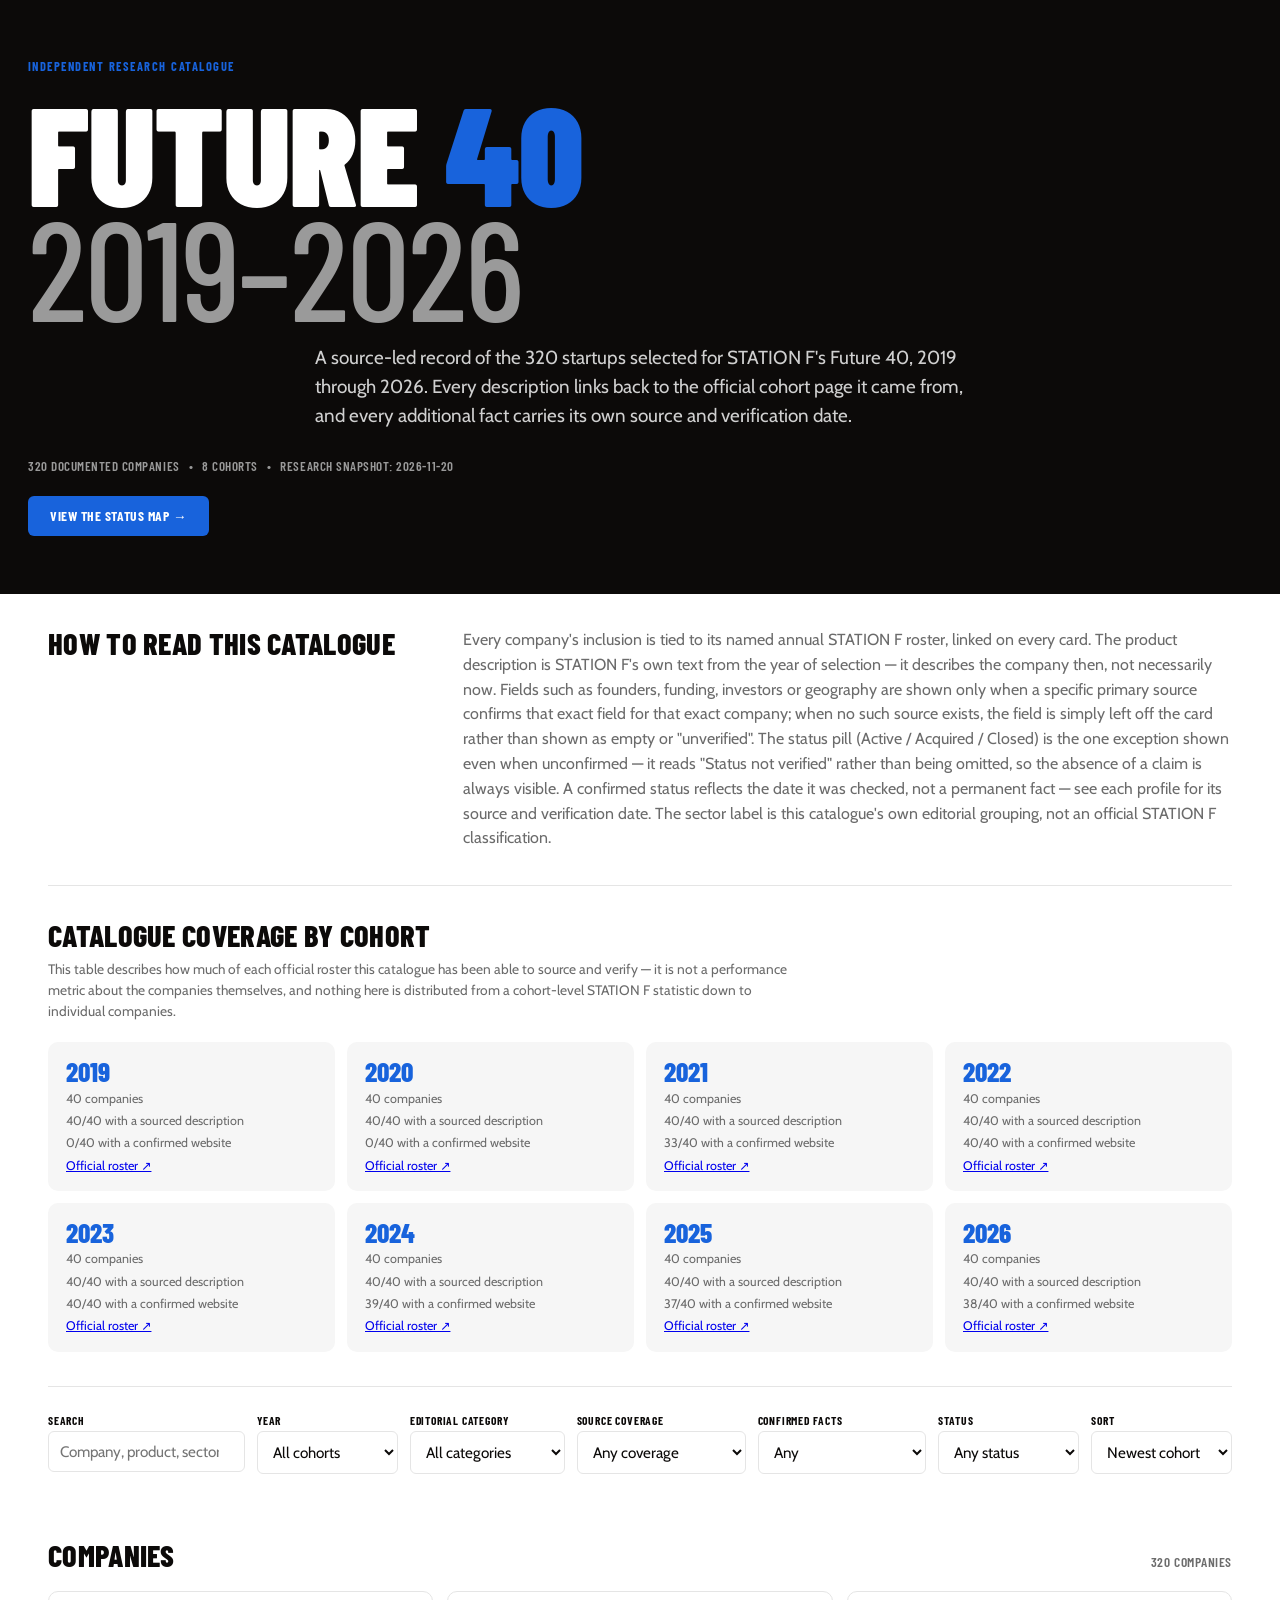
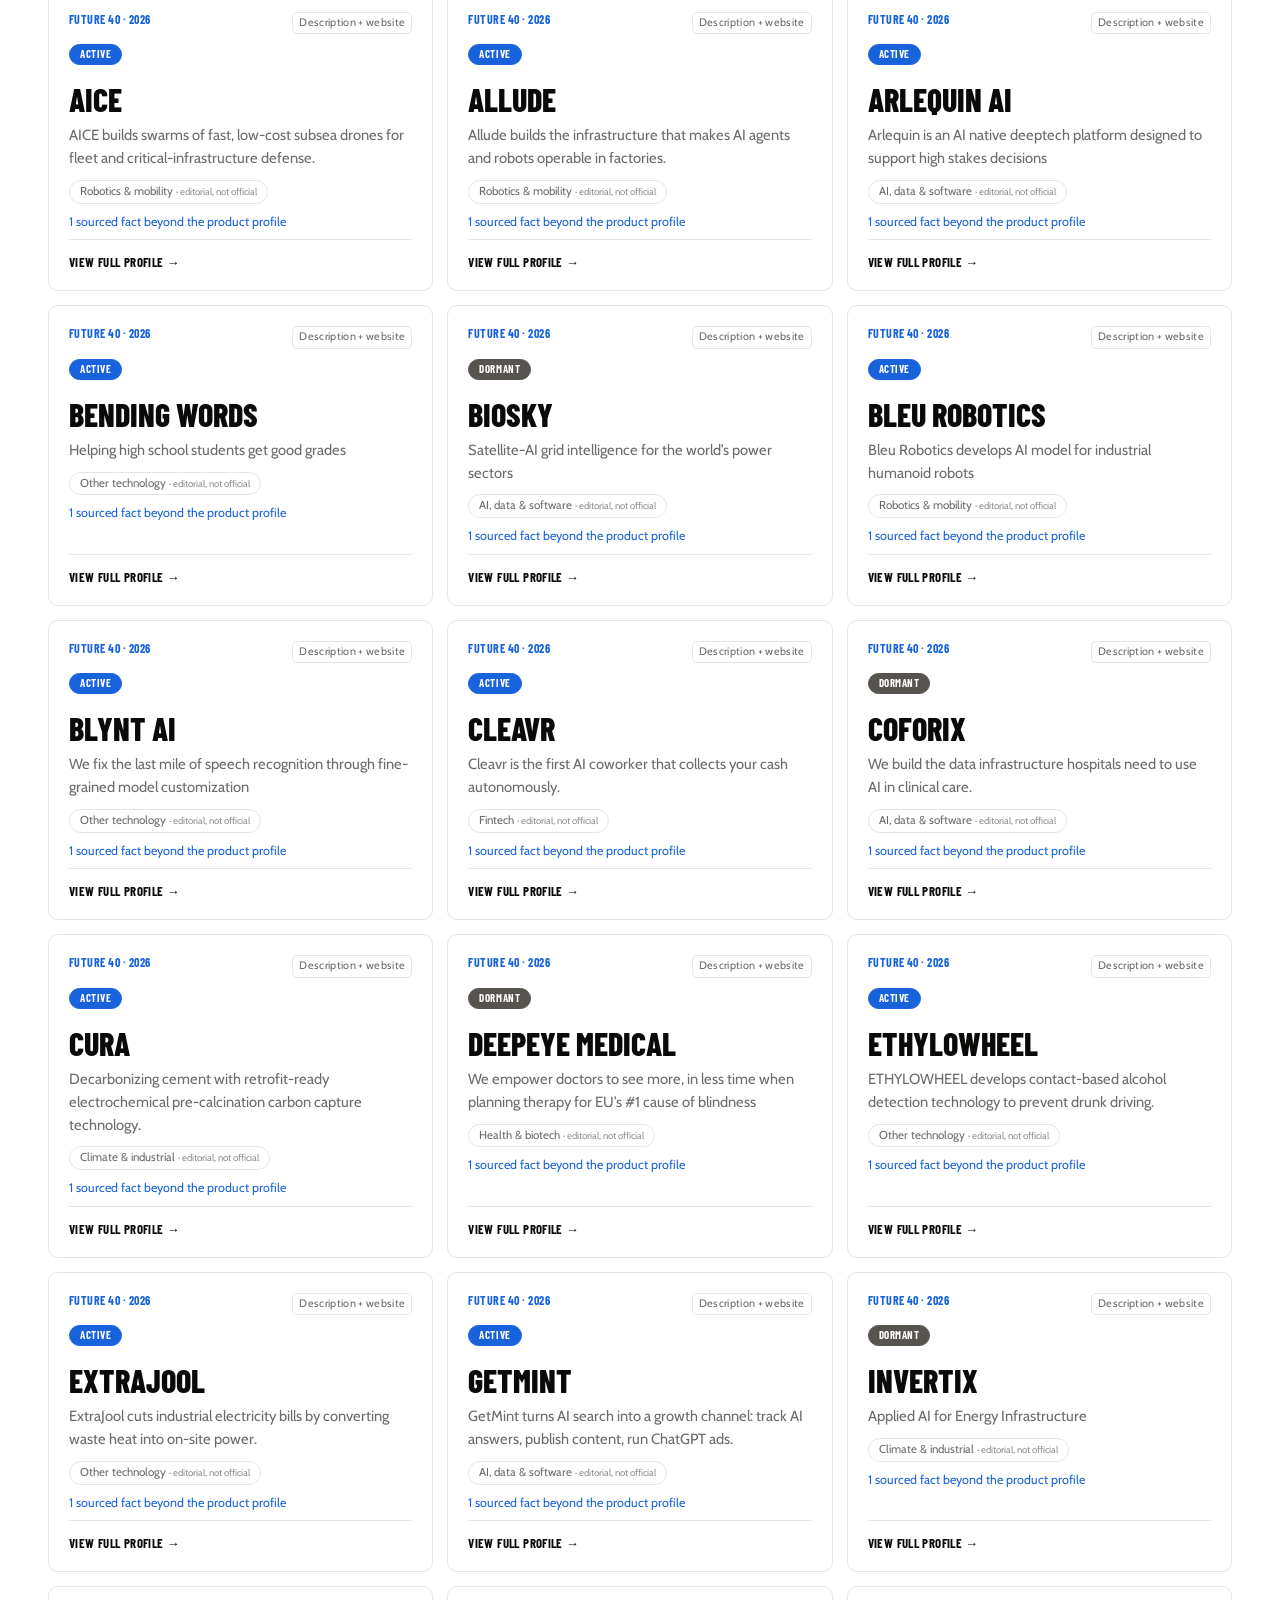
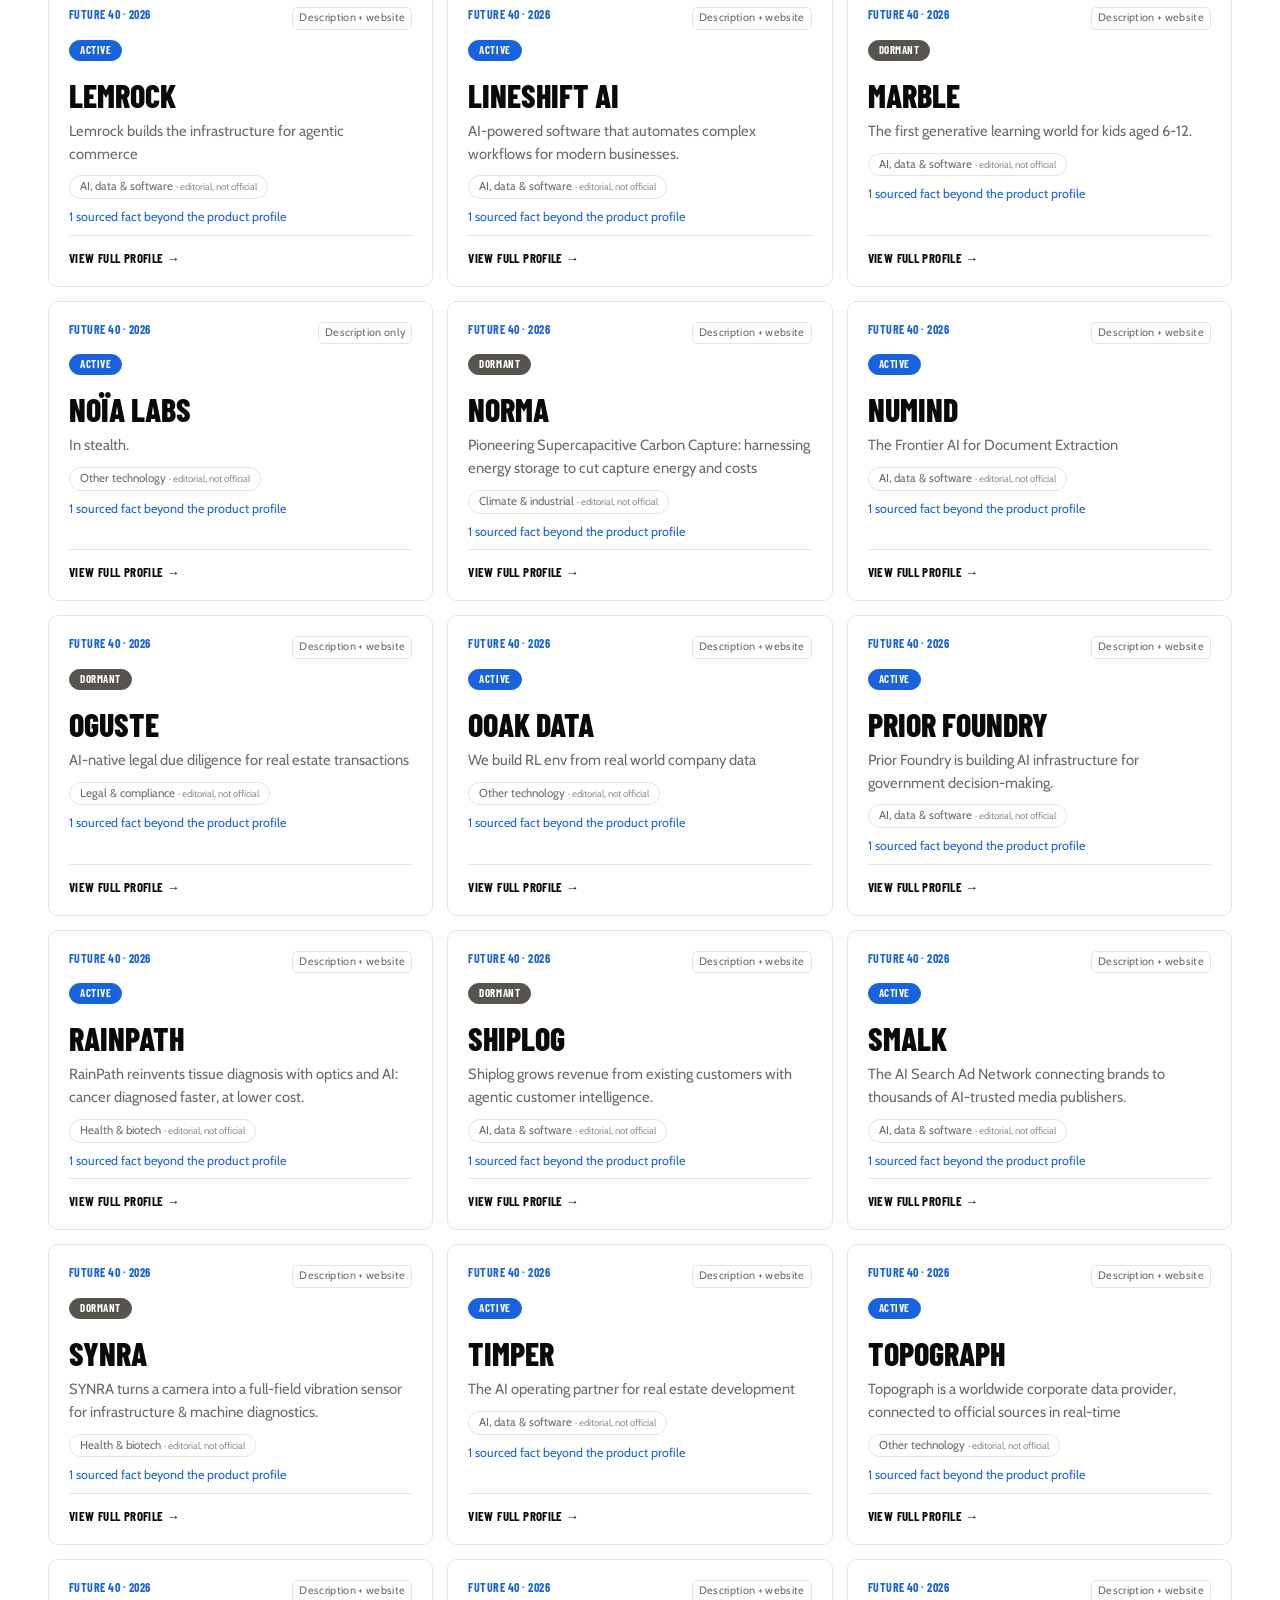
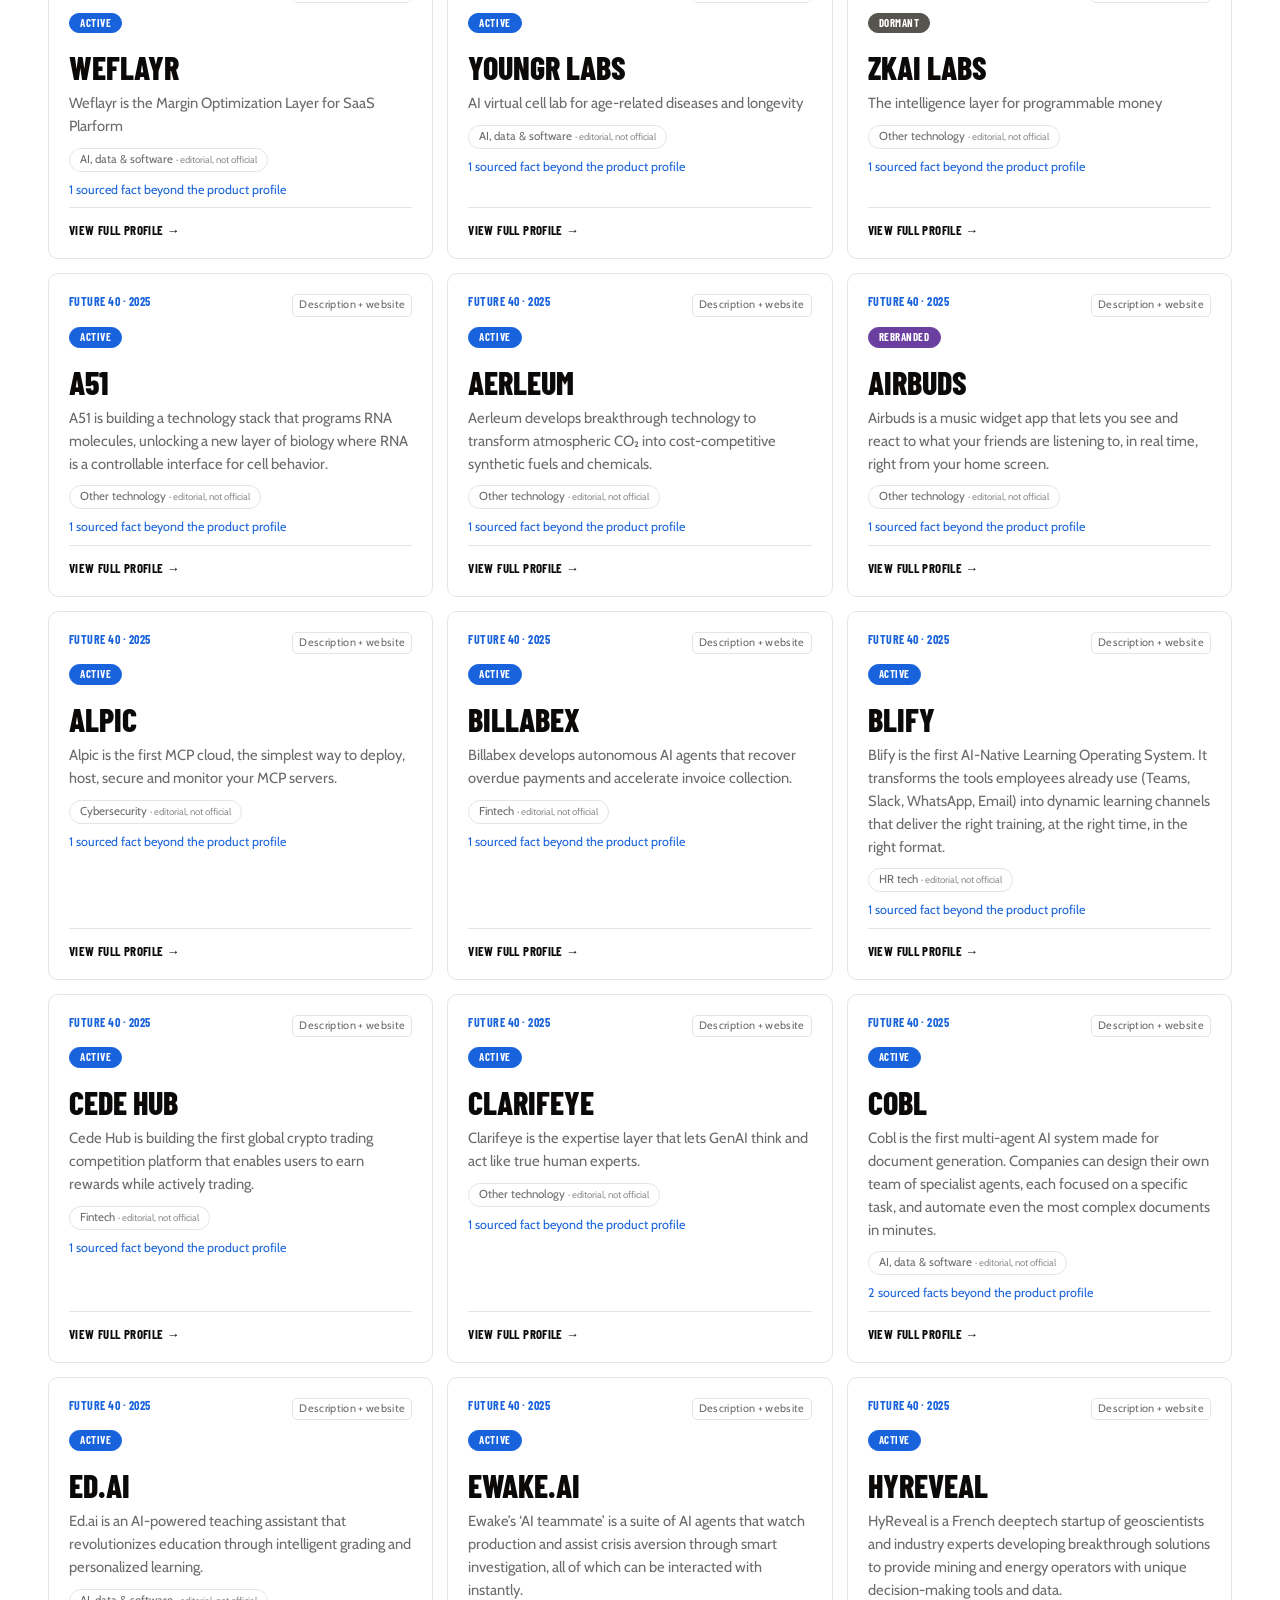
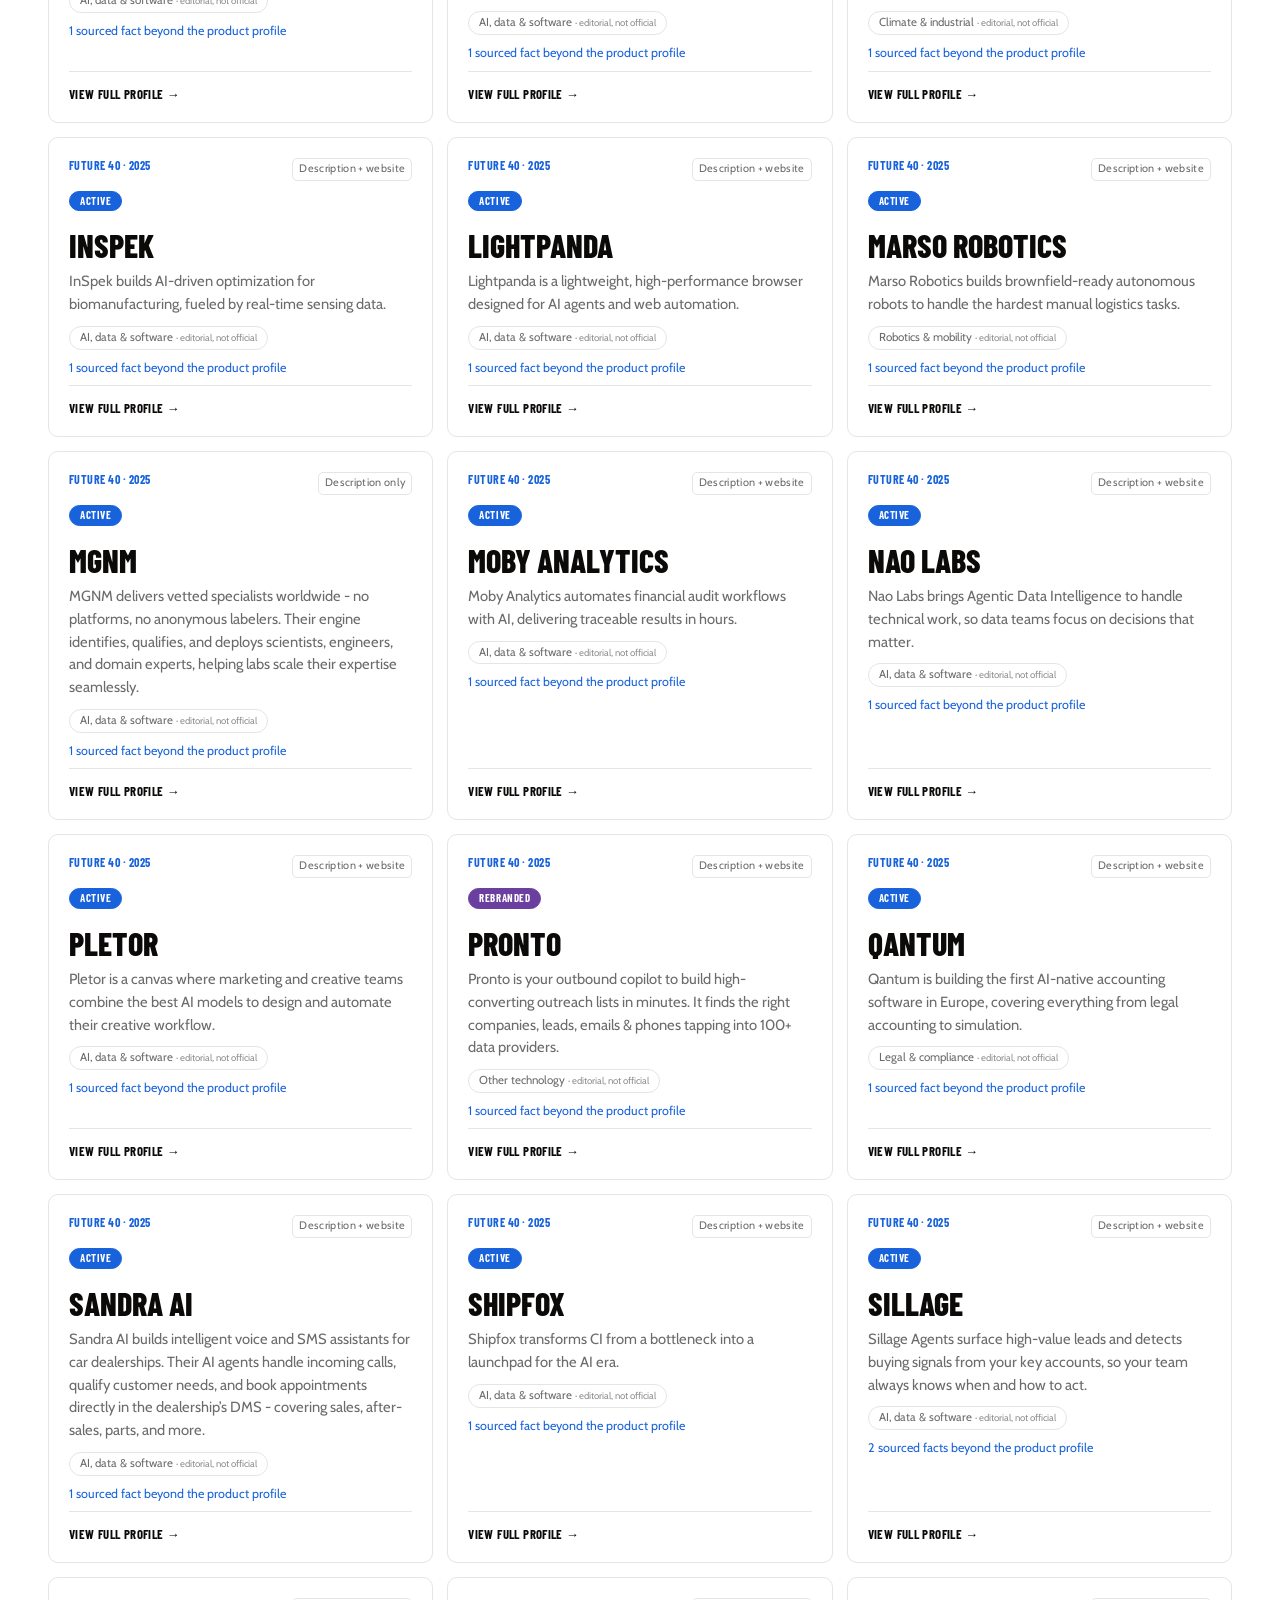
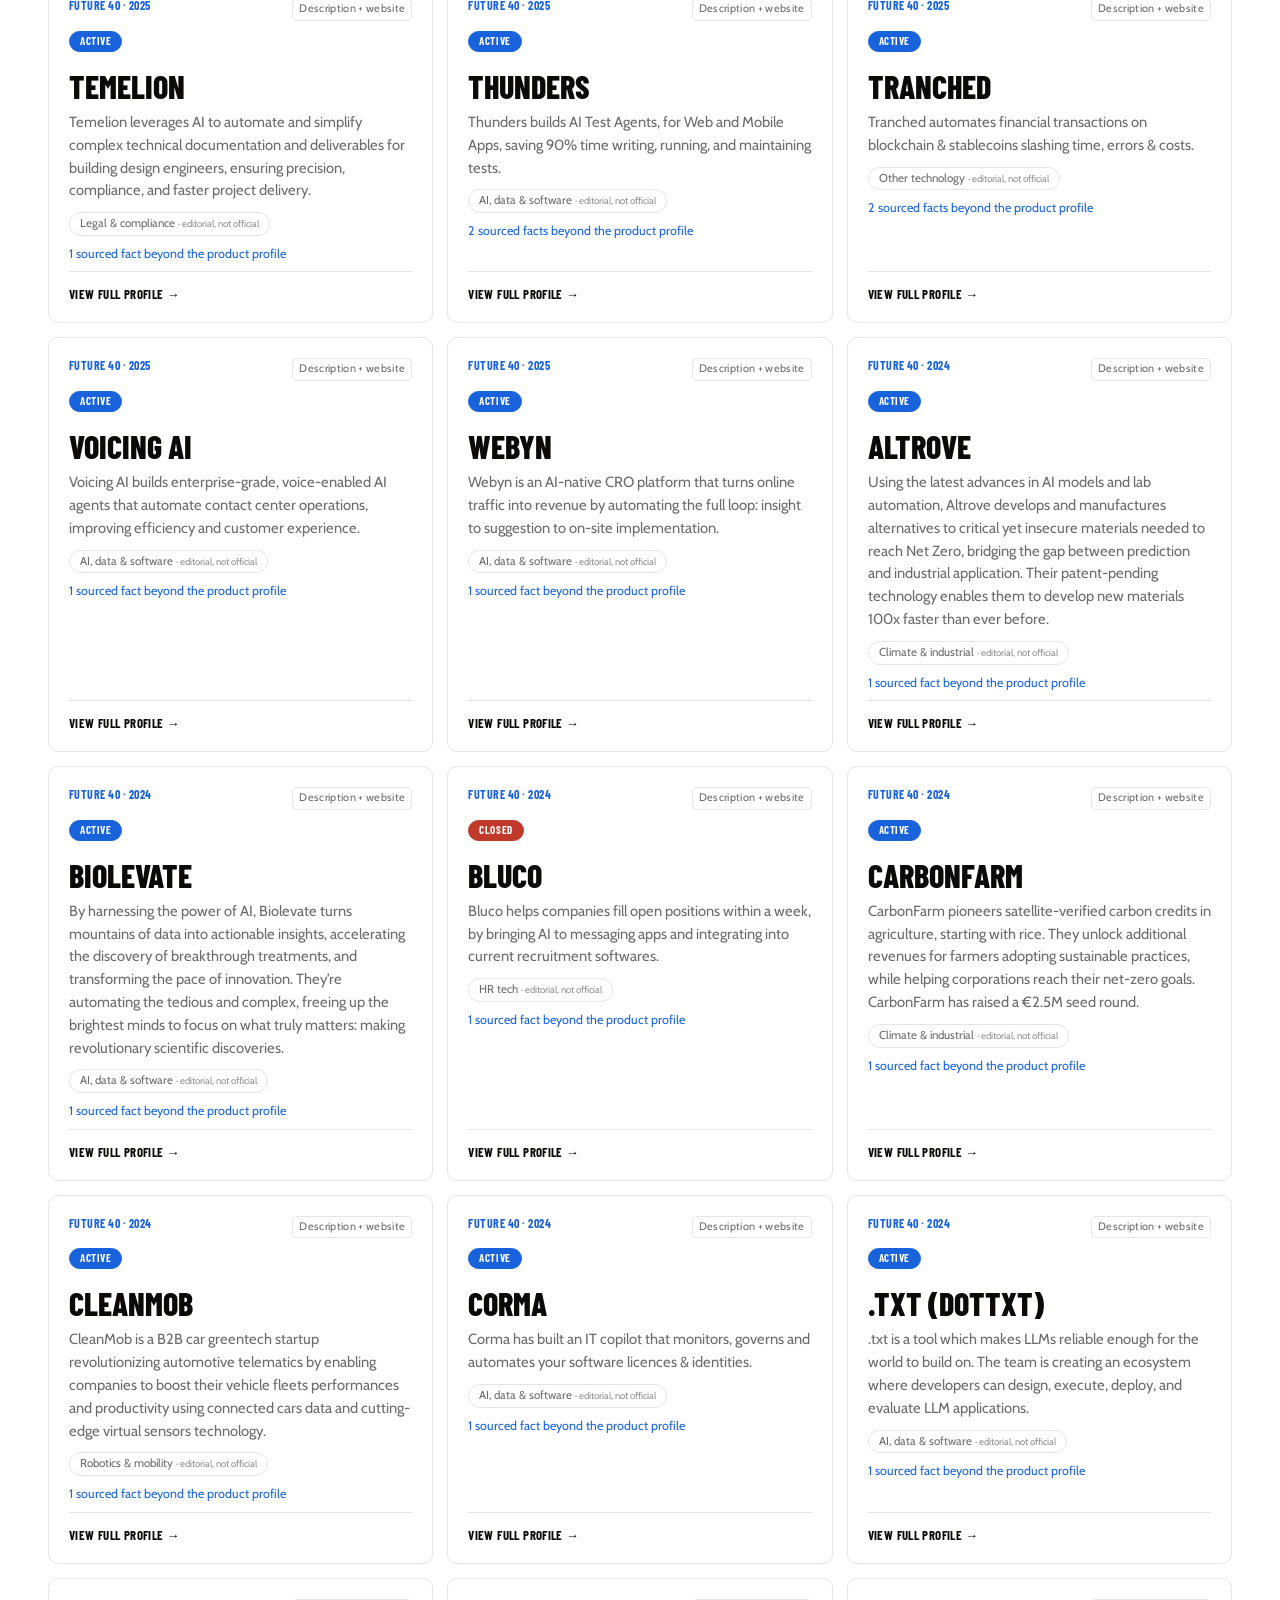
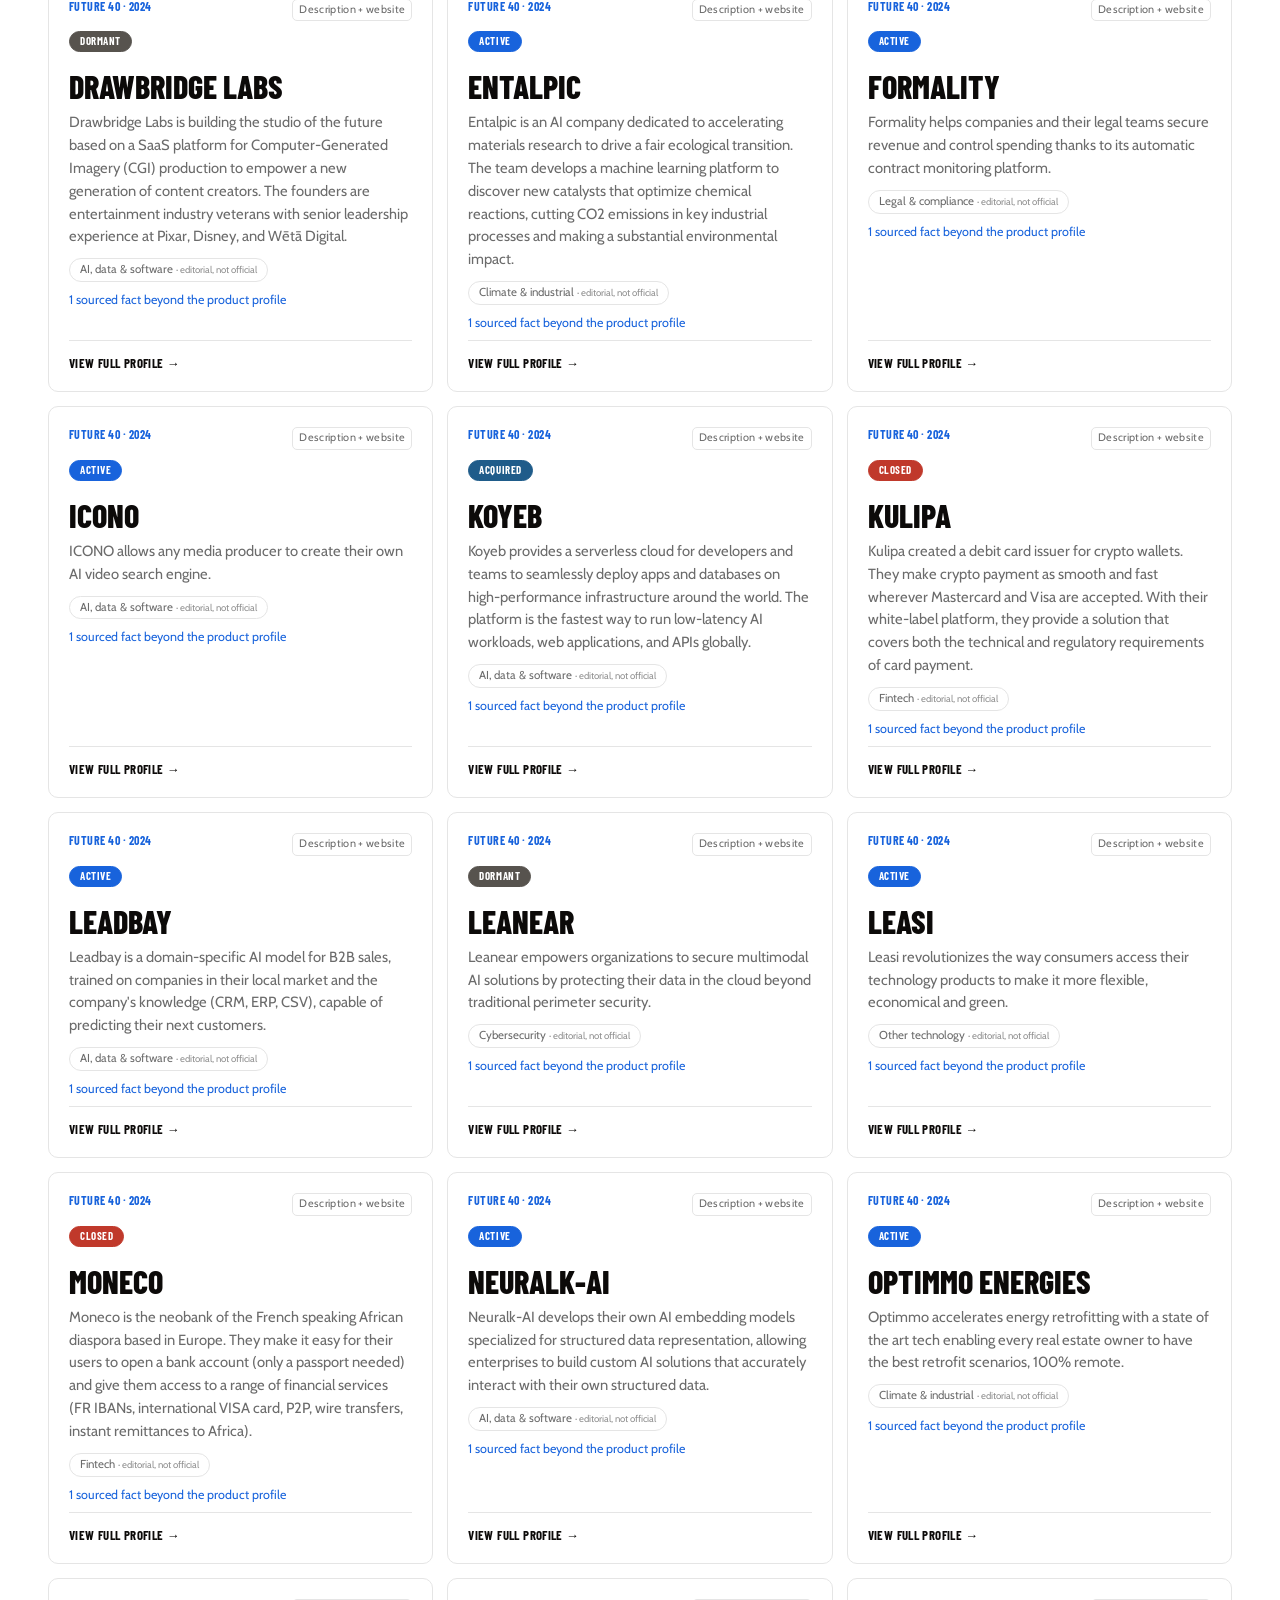
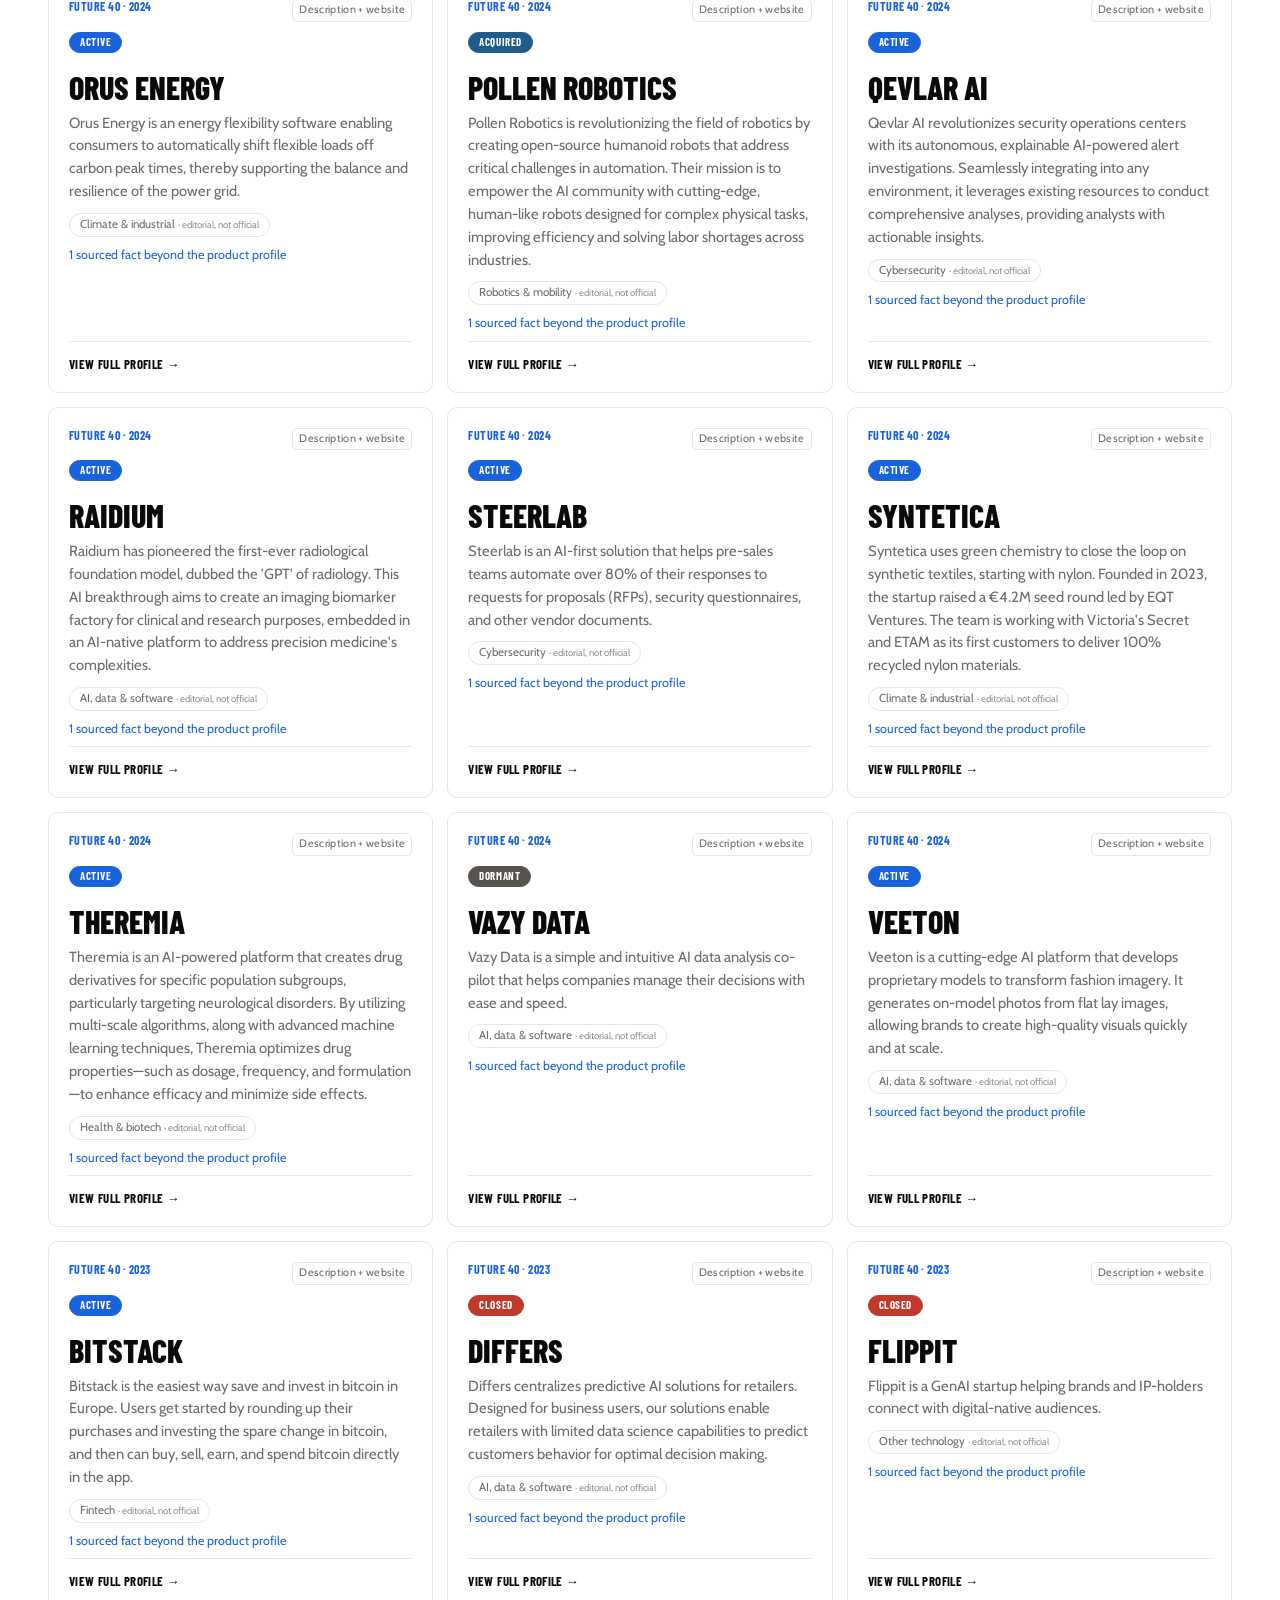
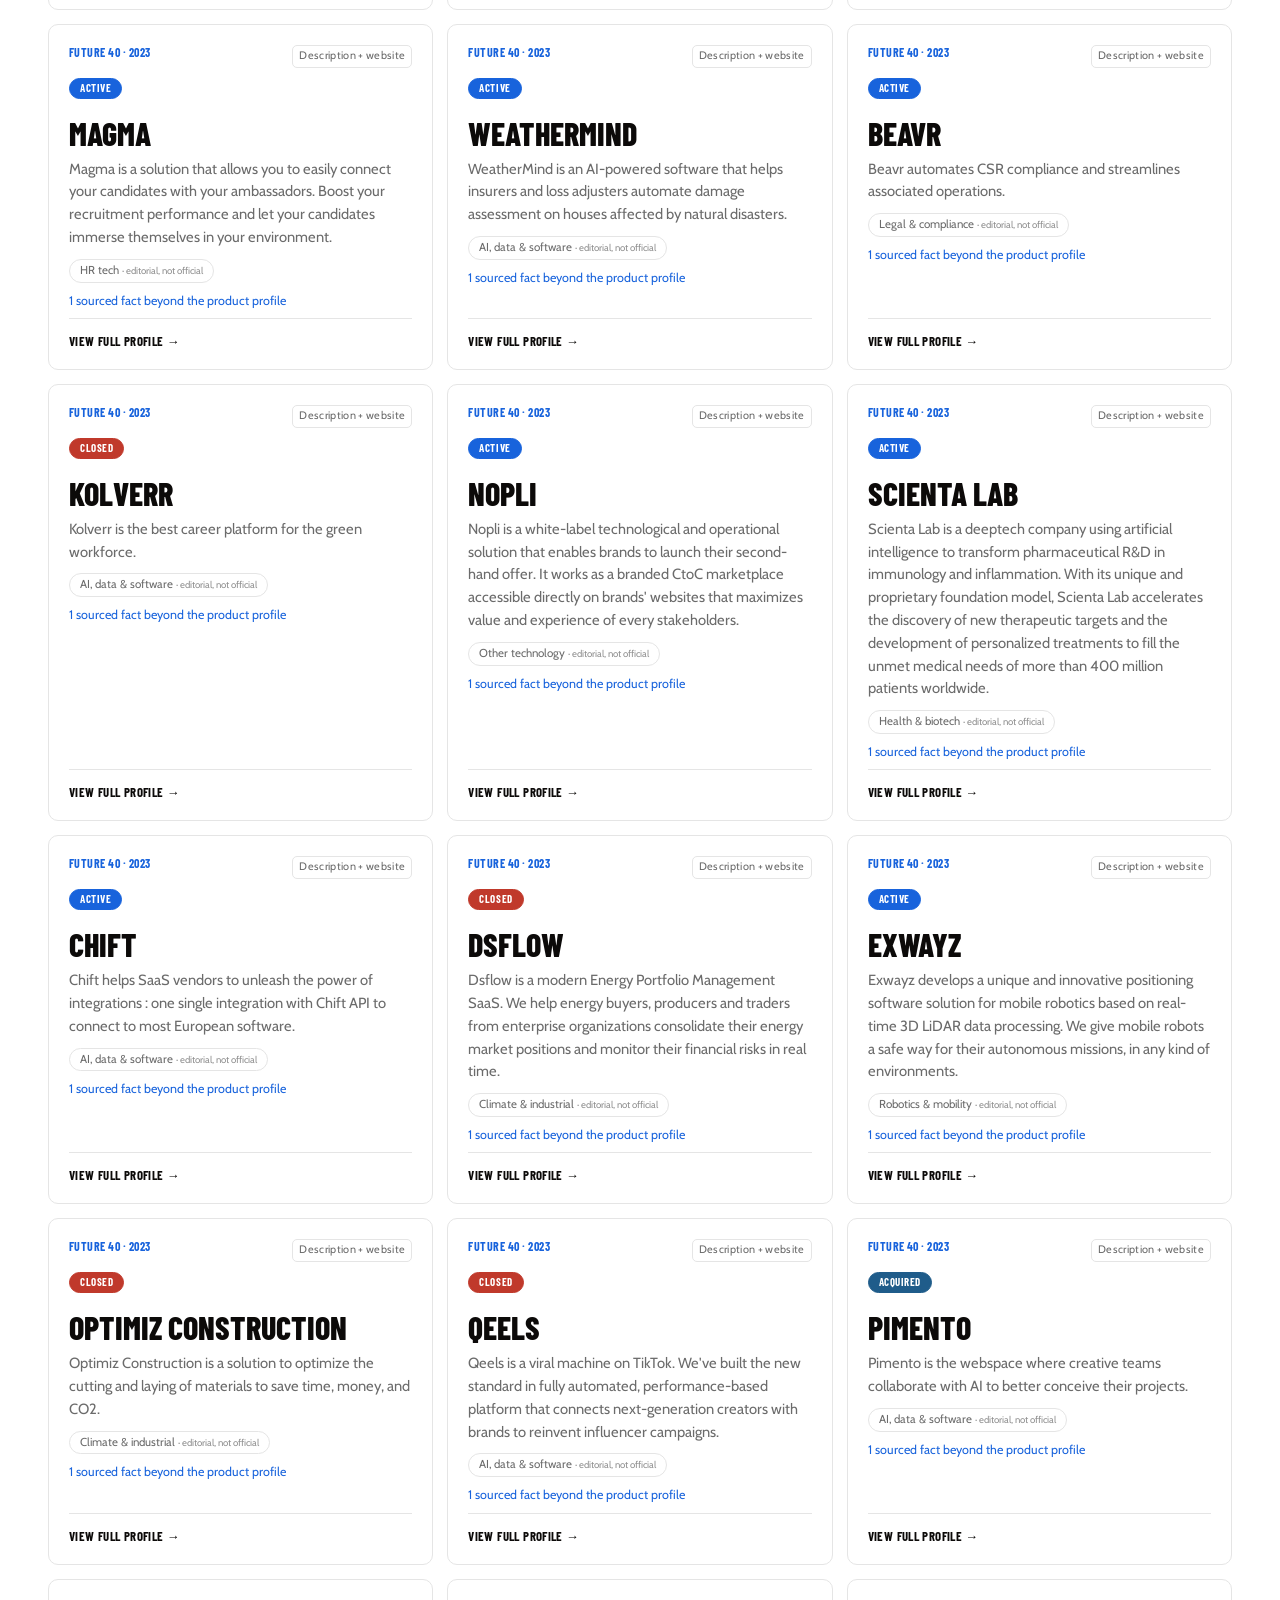
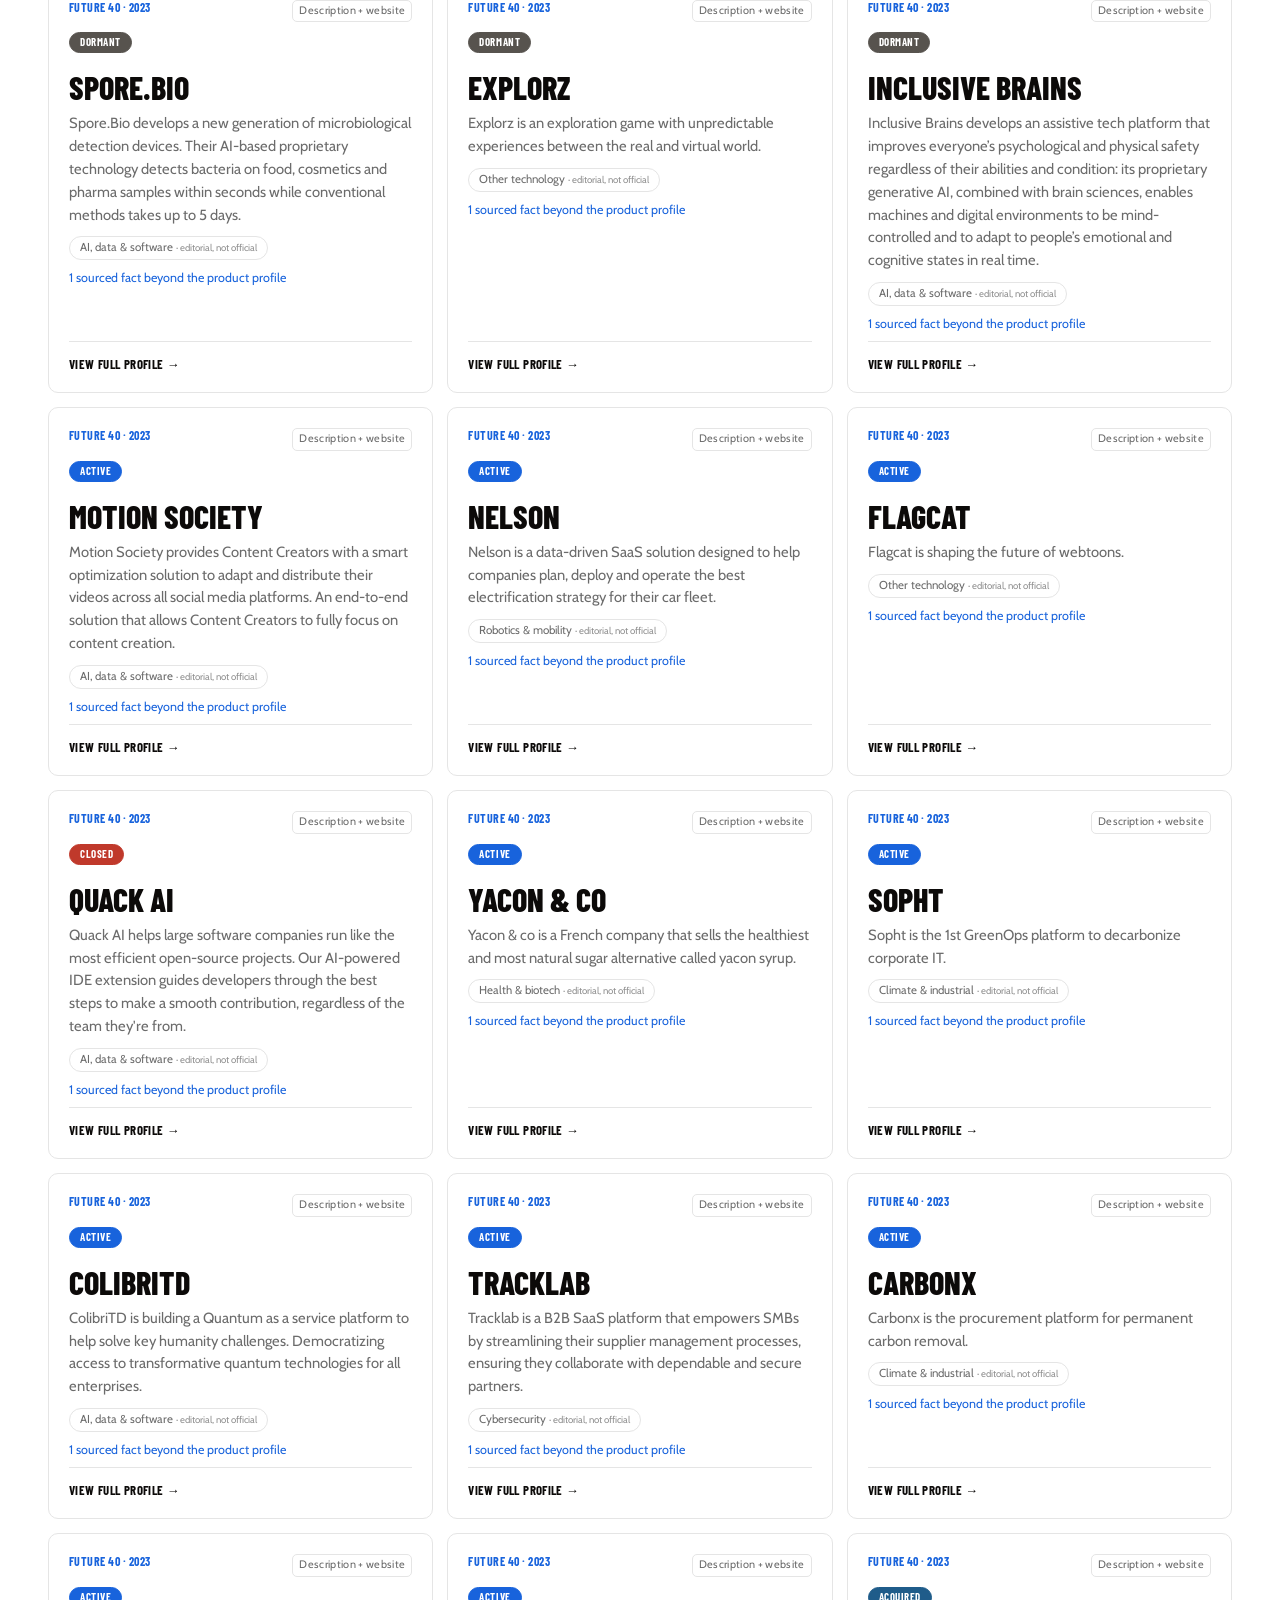
<file: site/index.html>
<!doctype html>
<html lang="en">
  <head>
    <meta charset="utf-8" />
    <meta name="viewport" content="width=device-width, initial-scale=1" />
    <meta name="description" content="A source-led research catalogue of STATION F Future 40 companies, 2019-2026." />
    <title>Future 40 — STATION F cohorts</title>
    <meta property="og:type" content="website" />
    <meta property="og:title" content="Future 40 · STATION F cohorts" />
    <meta property="og:description" content="A source-led research catalogue of STATION F Future 40 companies, 2019-2026." />
    <meta property="og:url" content="https://future40.netlify.app/" />
    <meta property="og:image" content="https://future40.netlify.app/og-image.png" />
    <meta property="og:image:width" content="1200" />
    <meta property="og:image:height" content="630" />
    <meta name="twitter:card" content="summary_large_image" />
    <link rel="icon" href="assets/favicon.svg" type="image/svg+xml" />
    <link rel="icon" href="assets/favicon-32.png" sizes="32x32" type="image/png" />
    <link rel="icon" href="assets/favicon-48.png" sizes="48x48" type="image/png" />
    <link rel="apple-touch-icon" href="assets/apple-touch-icon.png" />
    <meta name="theme-color" content="#0c0a09" />
    <link rel="preconnect" href="https://fonts.googleapis.com" />
    <link rel="preconnect" href="https://fonts.gstatic.com" crossorigin />
    <link href="https://fonts.googleapis.com/css2?family=Barlow+Condensed:wght@500;700;800;900&family=Cabin:wght@400;500;600;700&display=swap" rel="stylesheet" />
    <link rel="stylesheet" href="assets/style.css" />
  </head>
  <body>
    <header class="hero">
      <a class="eyebrow" href="#catalogue">Independent research catalogue</a>
      <h1>Future <span class="n40">40</span><br /><em>2019–2026</em></h1>
      <p class="lede">A source-led record of the 320 startups selected for STATION F's Future 40, 2019 through 2026. Every description links back to the official cohort page it came from, and every additional fact carries its own source and verification date.</p>
      <div class="hero-meta"><span id="company-count">Loading companies…</span><span>•</span><span>8 cohorts</span><span>•</span><span id="snapshot-date">Research snapshot pending…</span></div>
      <a class="hero-cta" href="status-map.html">View the status map →</a>
    </header>

    <main>
      <section class="method" aria-labelledby="method-title">
        <h2 id="method-title">How to read this catalogue</h2>
        <p>Every company's inclusion is tied to its named annual STATION F roster, linked on every card. The product description is STATION F's own text from the year of selection — it describes the company then, not necessarily now. Fields such as founders, funding, investors or geography are shown only when a specific primary source confirms that exact field for that exact company; when no such source exists, the field is simply left off the card rather than shown as empty or "unverified". The status pill (Active / Acquired / Closed) is the one exception shown even when unconfirmed — it reads "Status not verified" rather than being omitted, so the absence of a claim is always visible. A confirmed status reflects the date it was checked, not a permanent fact — see each profile for its source and verification date. The sector label is this catalogue's own editorial grouping, not an official STATION F classification.</p>
      </section>

      <section class="analytics" aria-labelledby="analytics-title">
        <h2 id="analytics-title">Catalogue coverage by cohort</h2>
        <p class="analytics-note">This table describes how much of each official roster this catalogue has been able to source and verify — it is not a performance metric about the companies themselves, and nothing here is distributed from a cohort-level STATION F statistic down to individual companies.</p>
        <div id="analytics-grid" class="analytics-grid"></div>
      </section>

      <section class="controls" id="catalogue" aria-label="Catalogue filters">
        <label class="search"><span>Search</span><input id="search" type="search" placeholder="Company, product, sector, founder, investor…" autocomplete="off" /></label>
        <label><span>Year</span><select id="year"><option value="">All cohorts</option></select></label>
        <label><span>Editorial category</span><select id="category"><option value="">All categories</option></select></label>
        <label><span>Source coverage</span>
          <select id="coverage">
            <option value="">Any coverage</option>
            <option value="profile-website">Description + confirmed website</option>
            <option value="profile-only">Description only</option>
            <option value="roster-only">Roster listing only</option>
          </select>
        </label>
        <label><span>Confirmed facts</span>
          <select id="facts-filter">
            <option value="">Any</option>
            <option value="yes">Has sourced founders/funding/investors/geography/status</option>
            <option value="no">Product profile only</option>
          </select>
        </label>
        <label><span>Status</span>
          <select id="status-filter">
            <option value="">Any status</option>
            <option value="Active">Active</option>
            <option value="Acquired">Acquired</option>
            <option value="Closed">Closed</option>
            <option value="Rebranded">Rebranded</option>
            <option value="Dormant">Dormant (no activity found since…)</option>
            <option value="unverified">Status not verified</option>
          </select>
        </label>
        <label><span>Sort</span>
          <select id="sort">
            <option value="year-desc">Newest cohort</option>
            <option value="year-asc">Oldest cohort</option>
            <option value="name">Name A–Z</option>
            <option value="completeness">Most complete profiles</option>
          </select>
        </label>
      </section>

      <section class="results" aria-live="polite">
        <div class="results-heading"><h2>Companies</h2><p id="result-count"></p></div>
        <div id="cards" class="cards"></div>
      </section>
    </main>

    <footer>
      <p>This is an independent research project. STATION F and Future 40 are referenced for identification only and this catalogue is not affiliated with or endorsed by STATION F.</p>
      <p><a href="status-map.html">Status map</a> · <a href="data/companies.json">Roster data</a> · <a href="data/enrichment.json">Product-description data</a> · <a href="data/facts.json">Additional facts</a> · <a href="data/README.md">Verification rules</a> · <a href="privacy.html">Privacy</a></p>
    </footer>

    <div id="profile-modal" class="modal" hidden>
      <div class="modal-backdrop" data-close></div>
      <div class="modal-panel" role="dialog" aria-modal="true" aria-labelledby="modal-title">
        <button class="modal-close" type="button" data-close aria-label="Close profile">✕</button>
        <div id="modal-body"></div>
      </div>
    </div>

    <script type="module" src="assets/app.js"></script>
    <script defer src="https://analytics-ixak.vercel.app/script.js" data-website-id="42be39fe-fbc0-4f10-8ba0-6fff6b307695"></script>
  </body>
</html>
</file>
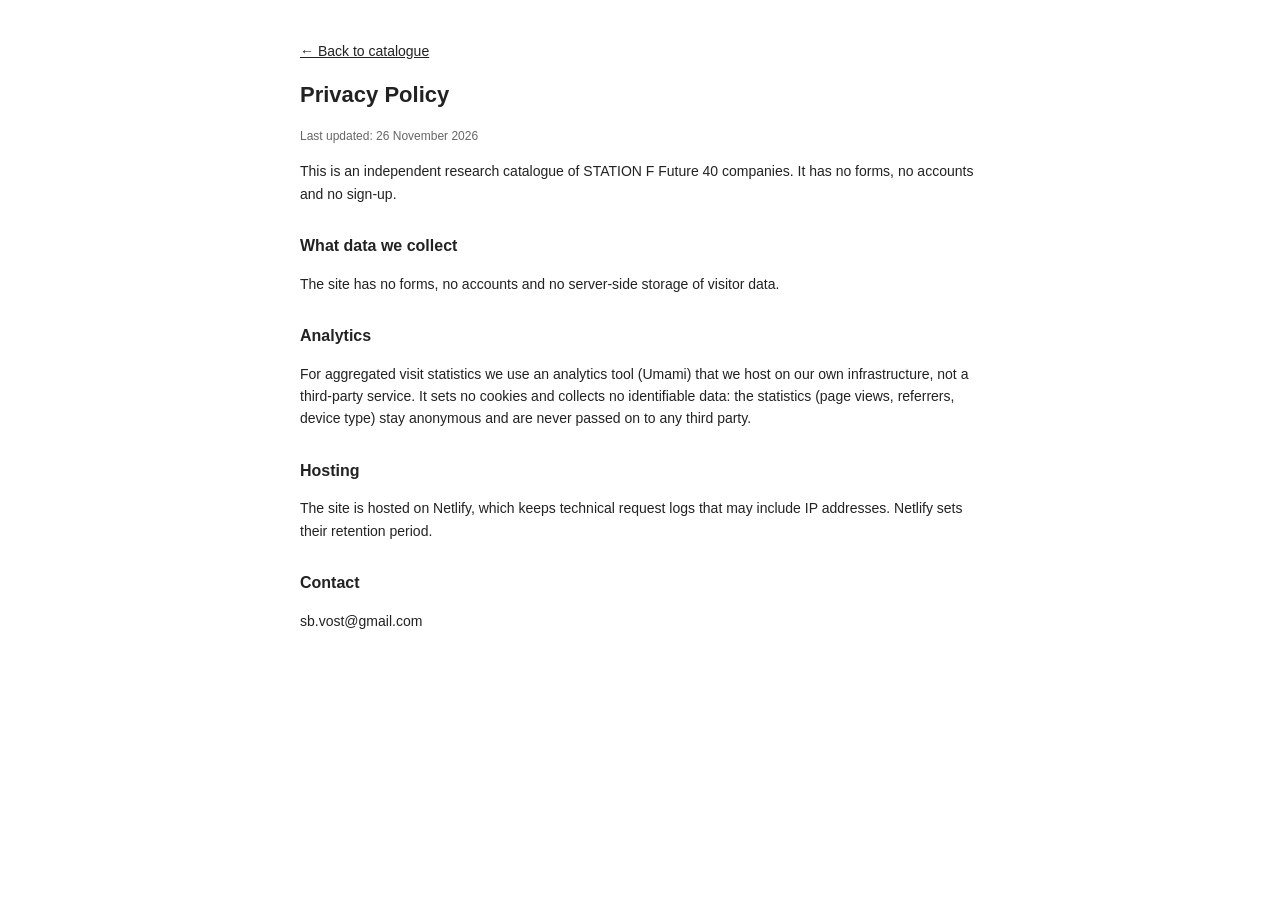
<file: site/privacy.html>
<!DOCTYPE html>
<html lang="en">
<head>
<meta charset="UTF-8">
<meta name="viewport" content="width=device-width, initial-scale=1.0">
<title>Privacy Policy - Future 40 Catalogue</title>
<style>
  body { font-family: -apple-system, BlinkMacSystemFont, "Segoe UI", sans-serif; max-width: 680px; margin: 40px auto; padding: 0 20px; line-height: 1.6; color: #222; }
  h1 { font-size: 22px; }
  h2 { font-size: 16px; margin-top: 28px; }
  p, li { font-size: 14px; }
  .muted { color: #666; font-size: 12px; }
  a { color: inherit; }
</style>
</head>
<body>
  <p><a href="index.html">&larr; Back to catalogue</a></p>
  <h1>Privacy Policy</h1>
  <p class="muted">Last updated: 26 November 2026</p>

  <p>This is an independent research catalogue of STATION F Future 40 companies. It has no
  forms, no accounts and no sign-up.</p>

  <h2>What data we collect</h2>
  <p>The site has no forms, no accounts and no server-side storage of visitor data.</p>

  <h2>Analytics</h2>
  <p>For aggregated visit statistics we use an analytics tool (Umami) that we host on our
  own infrastructure, not a third-party service. It sets no cookies and collects no
  identifiable data: the statistics (page views, referrers, device type) stay anonymous and
  are never passed on to any third party.</p>

  <h2>Hosting</h2>
  <p>The site is hosted on Netlify, which keeps technical request logs that may include IP
  addresses. Netlify sets their retention period.</p>

  <h2>Contact</h2>
  <p>sb.vost@gmail.com</p>
</body>
</html>
</file>
<file: site/assets/style.css>
:root{--paper:#ffffff;--ink:#0c0a09;--muted:#6b6b6b;--line:#e5e5e5;--accent:#1863dc;--bad:#c0392b;--card:#ffffff;--radius:10px;--font-display:"Barlow Condensed",Arial Narrow,sans-serif;--font-body:"Cabin",ui-sans-serif,system-ui,-apple-system,BlinkMacSystemFont,"Segoe UI",sans-serif}
*{box-sizing:border-box}
body{margin:0;background:var(--paper);color:var(--ink);font:16px/1.55 var(--font-body)}
.hero,main,footer{max-width:1240px;margin:auto;padding-left:28px;padding-right:28px}
.hero{background:#0c0a09;color:#fff;padding-top:54px;padding-bottom:58px;max-width:none;margin:0}
.hero > *{max-width:1240px;margin-left:auto;margin-right:auto}
.eyebrow{text-transform:uppercase;letter-spacing:.12em;font:700 .78rem/1 var(--font-display);color:var(--accent);text-decoration:none}
.hero h1{margin:14px 0;font:900 clamp(3.6rem,11vw,9.5rem)/.82 var(--font-display);letter-spacing:-.01em;text-transform:uppercase;color:#fff}
.hero h1 .n40{color:var(--accent)}
.hero h1 em{font-style:normal;font-weight:500;color:#9a9a9a}
.lede{max-width:650px;font-size:1.18rem;color:#d0d0d0}
.hero-meta{display:flex;flex-wrap:wrap;gap:9px;color:#9a9a9a;font:600 .82rem var(--font-display);text-transform:uppercase;letter-spacing:.04em;margin-top:28px}
.hero-cta{display:inline-block;margin-top:22px;padding:13px 22px;background:var(--accent);color:#fff;text-decoration:none;font:700 .85rem/1 var(--font-display);text-transform:uppercase;letter-spacing:.04em;border-radius:6px;transition:background .15s ease}
.hero-cta:hover{background:#0f4bb0}
.method{padding:34px 0;border-bottom:1px solid var(--line);display:grid;grid-template-columns:minmax(180px,1fr) minmax(0,2fr);gap:30px}
.method h2,.results h2,.analytics h2{font:800 1.9rem/1 var(--font-display);text-transform:uppercase;letter-spacing:.01em;margin:0}
.method p{margin:0;color:var(--muted)}
.analytics{padding:34px 0;border-bottom:1px solid var(--line)}
.analytics-note{margin:8px 0 20px;color:var(--muted);font-size:.86rem;max-width:760px}
.analytics-grid{display:grid;grid-template-columns:repeat(4,1fr);gap:12px}
.analytics-grid .cohort{padding:16px 18px;background:#f6f6f6;border-radius:var(--radius);display:flex;flex-direction:column;gap:3px}
.analytics-grid .cohort b{font:800 1.7rem/1 var(--font-display);color:var(--accent)}
.analytics-grid .cohort small{color:var(--muted);font-size:.78rem}
.controls{padding:28px 0;display:grid;grid-template-columns:1.4fr 1fr 1.1fr 1.2fr 1.2fr 1fr 1fr;gap:12px}
.controls label{display:block;font:700 .72rem/1 var(--font-display);letter-spacing:.07em;text-transform:uppercase}
.controls input,.controls select{width:100%;margin-top:5px;padding:10px 11px;border:1px solid var(--line);border-radius:6px;background:var(--card);color:var(--ink);font:400 .95rem var(--font-body);letter-spacing:normal;text-transform:none}
.controls input:focus,.controls select:focus{outline:2px solid var(--accent);outline-offset:-1px}
.results{padding:38px 0 70px}
.results-heading{display:flex;justify-content:space-between;align-items:baseline;margin-bottom:20px}
.results-heading p{color:var(--muted);margin:0;font:600 .85rem var(--font-display);text-transform:uppercase;letter-spacing:.04em}
.cards{display:grid;grid-template-columns:repeat(3,1fr);gap:14px}
.card{background:var(--card);border:1px solid var(--line);border-radius:var(--radius);padding:20px;display:flex;flex-direction:column;min-height:245px;cursor:pointer;text-align:left}
.card:hover,.card:focus-visible{border-color:var(--accent);outline:none}
.card-top{display:flex;justify-content:space-between;gap:12px}
.year{font:700 .75rem var(--font-display);text-transform:uppercase;letter-spacing:.04em;color:var(--accent)}
.badge{font-size:.68rem;letter-spacing:.03em;border:1px solid var(--line);border-radius:5px;padding:2px 6px;color:var(--muted)}
.card h3{font:800 2rem/1 var(--font-display);text-transform:uppercase;letter-spacing:0;margin:18px 0 9px}
.card p{margin:0 0 10px;color:var(--muted);font-size:.92rem}
.chip{font-size:.72rem;color:var(--muted);border:1px solid var(--line);border-radius:999px;display:inline-block;padding:2px 10px;margin-bottom:8px;width:fit-content}
.chip small{opacity:.75}
.status-pill{font:700 .68rem/1 var(--font-display);letter-spacing:.05em;text-transform:uppercase;display:inline-block;padding:4px 10px;margin:10px 0 0;width:fit-content;border-radius:999px;border:1px solid var(--line);color:var(--muted)}
.status-pill.status-active{color:#fff;background:var(--accent);border-color:var(--accent)}
.status-pill.status-acquired{color:#fff;background:#1f5c8a;border-color:#1f5c8a}
.status-pill.status-closed{color:#fff;background:var(--bad);border-color:var(--bad)}
.status-pill.status-rebranded{color:#fff;background:#6b3fa0;border-color:#6b3fa0}
.status-pill.status-dormant{color:#fff;background:#57534e;border-color:#57534e}
.status-pill.status-unverified{color:var(--muted);border-style:dashed}
.modal .status-pill{margin-bottom:14px}
.facts-preview{font-size:.78rem;color:var(--accent);margin-bottom:8px}
.card-cta{margin-top:auto;padding-top:14px;border-top:1px solid var(--line);font:700 .8rem var(--font-display);text-transform:uppercase;letter-spacing:.03em;color:var(--ink)}
.empty{grid-column:1/-1;padding:30px 0;color:var(--muted)}
footer{border-top:1px solid var(--line);padding-top:22px;padding-bottom:35px;display:flex;justify-content:space-between;gap:20px;color:var(--muted);font-size:.78rem}
footer p{margin:0}
footer a{color:var(--ink);text-decoration-color:var(--accent);text-underline-offset:3px}
.modal{position:fixed;inset:0;display:flex;align-items:center;justify-content:center;z-index:50}
.modal[hidden]{display:none}
.modal-backdrop{position:absolute;inset:0;background:rgba(12,10,9,.6)}
.modal-panel{position:relative;background:var(--card);max-width:620px;width:92%;max-height:86vh;overflow:auto;padding:34px;border-radius:16px;border:1px solid var(--line)}
.modal-close{position:absolute;top:14px;right:14px;background:none;border:1px solid var(--line);border-radius:50%;width:32px;height:32px;cursor:pointer;color:var(--ink);font-size:1rem}
.modal-top{margin-bottom:6px}
.modal h2{font:800 2.6rem/1 var(--font-display);text-transform:uppercase;margin:0 0 16px}
.modal-desc{font-size:1rem;margin:0 0 20px}
.modal-desc small{color:var(--muted)}
.modal-sources{border-top:1px solid var(--line);border-bottom:1px solid var(--line);padding:14px 0;margin-bottom:18px;font-size:.88rem;display:flex;flex-direction:column;gap:8px}
.modal-source-row a{color:var(--ink);text-decoration-color:var(--accent);margin-left:6px}
.modal-facts h3{font:800 1.2rem var(--font-display);text-transform:uppercase;margin:0 0 10px}
.fact-row{font-size:.88rem;margin-bottom:8px}
.fact-row a{color:var(--ink);text-decoration-color:var(--accent);margin-left:4px}
.fact-row small{color:var(--muted);margin-left:4px}
.modal-empty{color:var(--muted);font-size:.88rem}
.modal-footnote{color:var(--muted);font-size:.78rem;margin-top:18px}
@media(max-width:760px){
  .hero,main,footer{padding-left:18px;padding-right:18px}
  .hero > *{padding-left:0;padding-right:0}
  .method{grid-template-columns:1fr;gap:10px}
  .analytics-grid{grid-template-columns:repeat(2,1fr)}
  .controls{grid-template-columns:1fr 1fr}
  .controls .search{grid-column:1/-1}
  .cards{grid-template-columns:1fr}
  footer{display:block}
  footer p+p{margin-top:8px}
  .modal-panel{padding:22px}
}

/* Status map: light theme matching the main catalogue, STATION F style */
:root{--map-active:#1863dc;--map-acquired:#0d9488;--map-closed:#dc2626;--map-rebranded:#9333ea;--map-dormant:#b45309;--map-unverified:#9ca3af}

.map-legend{display:flex;gap:20px;align-items:center;flex-wrap:wrap;padding:26px 0;border-bottom:1px solid var(--line);font-size:.85rem;color:var(--ink);font-weight:600}
.map-legend-item{display:flex;align-items:center;gap:7px}
.map-legend-dot{width:13px;height:13px;border-radius:50%;display:inline-block;flex:none}
.map-legend-dot.status-active{background:var(--map-active)}
.map-legend-dot.status-acquired{background:var(--map-acquired)}
.map-legend-dot.status-closed{background:var(--map-closed)}
.map-legend-dot.status-rebranded{background:var(--map-rebranded)}
.map-legend-dot.status-dormant{background:var(--map-dormant)}
.map-legend-dot.status-unverified{background:#fff;border:2px dashed var(--map-unverified)}

.map-rows{padding:34px 0 80px;display:flex;flex-direction:column;gap:30px}
.map-row{display:flex;gap:20px;align-items:flex-start;border-top:1px solid var(--line);padding-top:22px}
.map-row:first-child{border-top:0;padding-top:0}
.map-year{width:60px;flex:none;font:900 2rem/1 var(--font-display);color:var(--ink)}
.map-cells{display:grid;grid-template-columns:repeat(auto-fill,104px);gap:10px;flex:1}

.map-cell{position:relative;width:104px;min-height:112px;border-radius:12px;background:#fff;border:1px solid var(--line);border-top:5px solid var(--line);display:flex;flex-direction:column;align-items:center;justify-content:flex-start;gap:7px;padding:12px 8px 9px;box-sizing:border-box;cursor:pointer;font-family:var(--font-body);box-shadow:0 1px 3px rgba(12,10,9,.06);transition:transform .14s ease,box-shadow .14s ease,border-color .14s ease}
.map-cell:hover,.map-cell:focus-visible{transform:translateY(-4px);box-shadow:0 10px 22px rgba(12,10,9,.18);outline:none}
.map-cell-index{position:absolute;top:6px;left:9px;font:700 .58rem/1 var(--font-display);color:#b5b0a8;letter-spacing:.03em}
.map-cell-logo{width:34px;height:34px;border-radius:50%;background:#fff;border:1px solid var(--line);display:flex;align-items:center;justify-content:center;overflow:hidden;flex:none;margin-top:4px}
.map-cell-logo img{width:100%;height:100%;object-fit:contain;padding:5px;box-sizing:border-box}
.map-cell-fallback{display:none;width:100%;height:100%;align-items:center;justify-content:center;font:800 .8rem var(--font-display);color:#0c0a09}
.map-cell-name{font:700 .67rem/1.2 var(--font-body);color:var(--ink);text-align:center;display:-webkit-box;-webkit-line-clamp:2;-webkit-box-orient:vertical;overflow:hidden;max-width:100%}
.map-cell.status-active{border-top-color:var(--map-active)}
.map-cell.status-acquired{border-top-color:var(--map-acquired)}
.map-cell.status-closed{border-top-color:var(--map-closed)}
.map-cell.status-rebranded{border-top-color:var(--map-rebranded)}
.map-cell.status-dormant{border-top-color:var(--map-dormant)}
.map-cell.status-unverified{border-top:5px dashed var(--map-unverified);background:#fafaf9;cursor:default;box-shadow:none}
.map-cell.status-unverified:hover,.map-cell.status-unverified:focus-visible{transform:none;box-shadow:none}
.map-cell.status-unverified .map-cell-name{color:var(--muted)}
.map-cell.status-unverified .map-cell-logo{background:#f0efec;border-color:var(--line)}
.map-cell.status-unverified .map-cell-fallback{color:#b5b0a8}

@media(max-width:760px){
  .map-row{flex-direction:column;gap:12px}
  .map-year{width:auto;position:static}
  .map-cells{grid-template-columns:repeat(auto-fill,88px)}
  .map-cell,.map-unverified{width:88px;min-height:98px}
}
</file>
